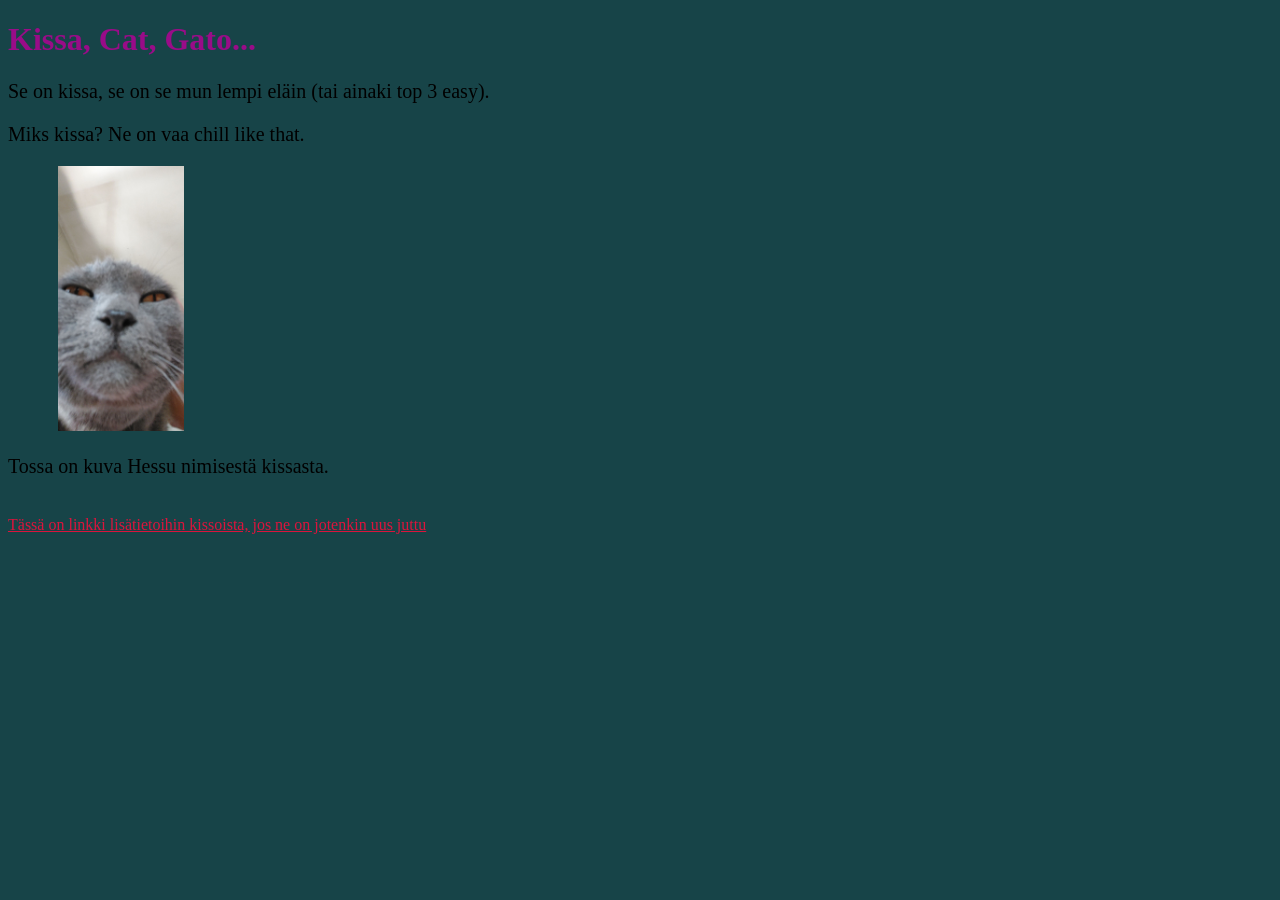
<file: Workshop1/index.html>
<!DOCTYPE html>
<html lang="fi">
<head>
    <meta charset="UTF-8">
    <meta name="viewport" content="width=device-width, initial-scale=1.0">
    <title>The GOAT of the animal kindom</title>
    <link rel="stylesheet" href="styles/style.css">
</head>
<body>
    <h1>Kissa, Cat, Gato...</h1>
    <p>Se on kissa, se on se mun lempi eläin (tai ainaki top 3 easy).</p>
    <p>Miks kissa? Ne on vaa chill like that.</p>
    <img src="../Workshop1/images/hessu.png" alt="Kissa, joka tuijottaa suoraan sieluun." class="kuva">
    <p>Tossa on kuva Hessu nimisestä kissasta.</p>
    <br>
    <a href="https://fi.wikipedia.org/wiki/Kissa" target="_blank">Tässä on linkki lisätietoihin kissoista, jos ne on jotenkin uus juttu</a>
</body>
</html>
</file>
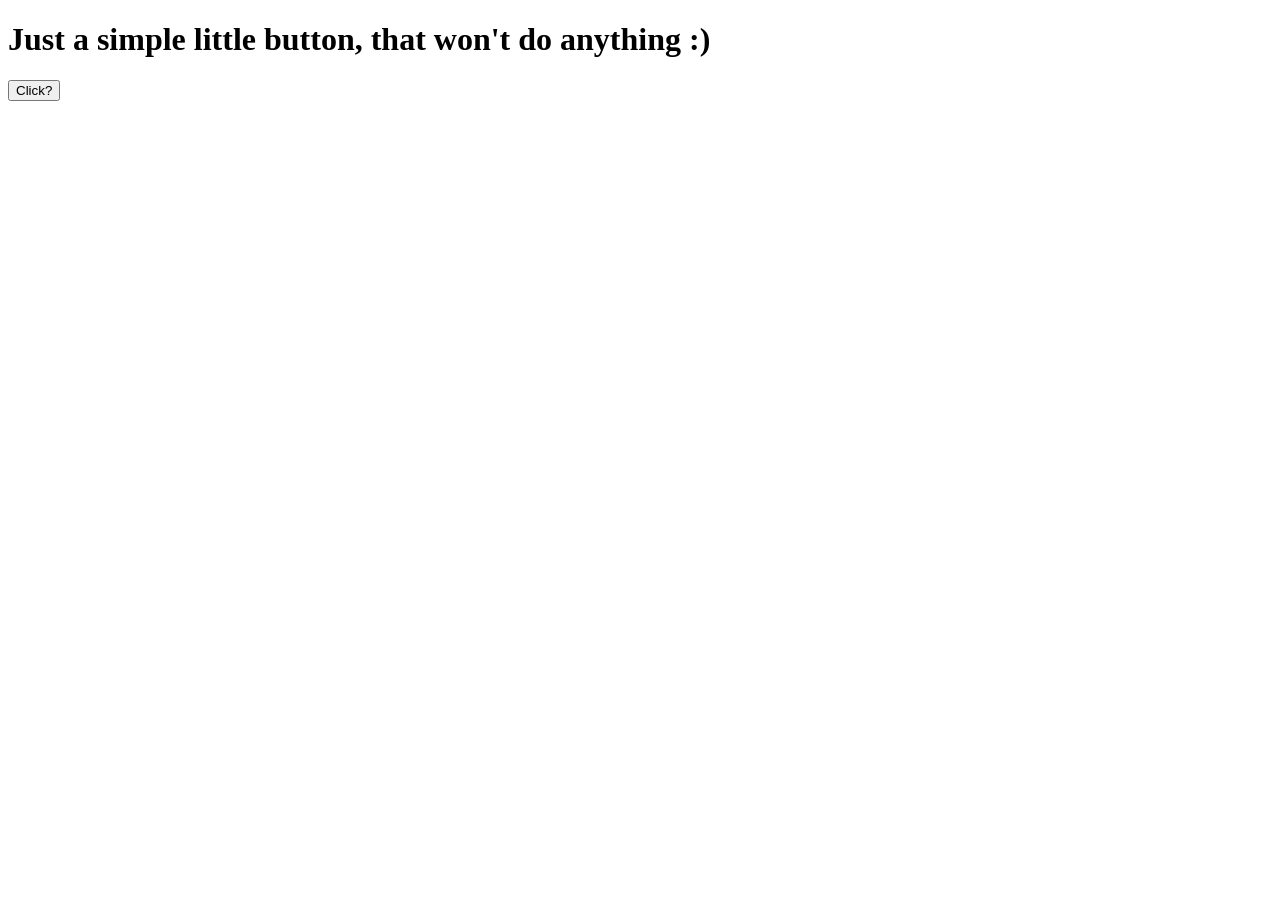
<file: WS02_JS_basics/index.html>
<!DOCTYPE html>
<html lang="en">
<head>
    <meta charset="UTF-8">
    <meta name="viewport" content="width=device-width, initial-scale=1.0">
    <title>WS02 - JS</title>
</head>
<body>
    <h1 id="moi">Just a simple little button, that won't do anything :)</h1>
    <button onclick="haha()">Click?</button>
    <script src="js/script.js"></script>
</body>
</html>
</file>
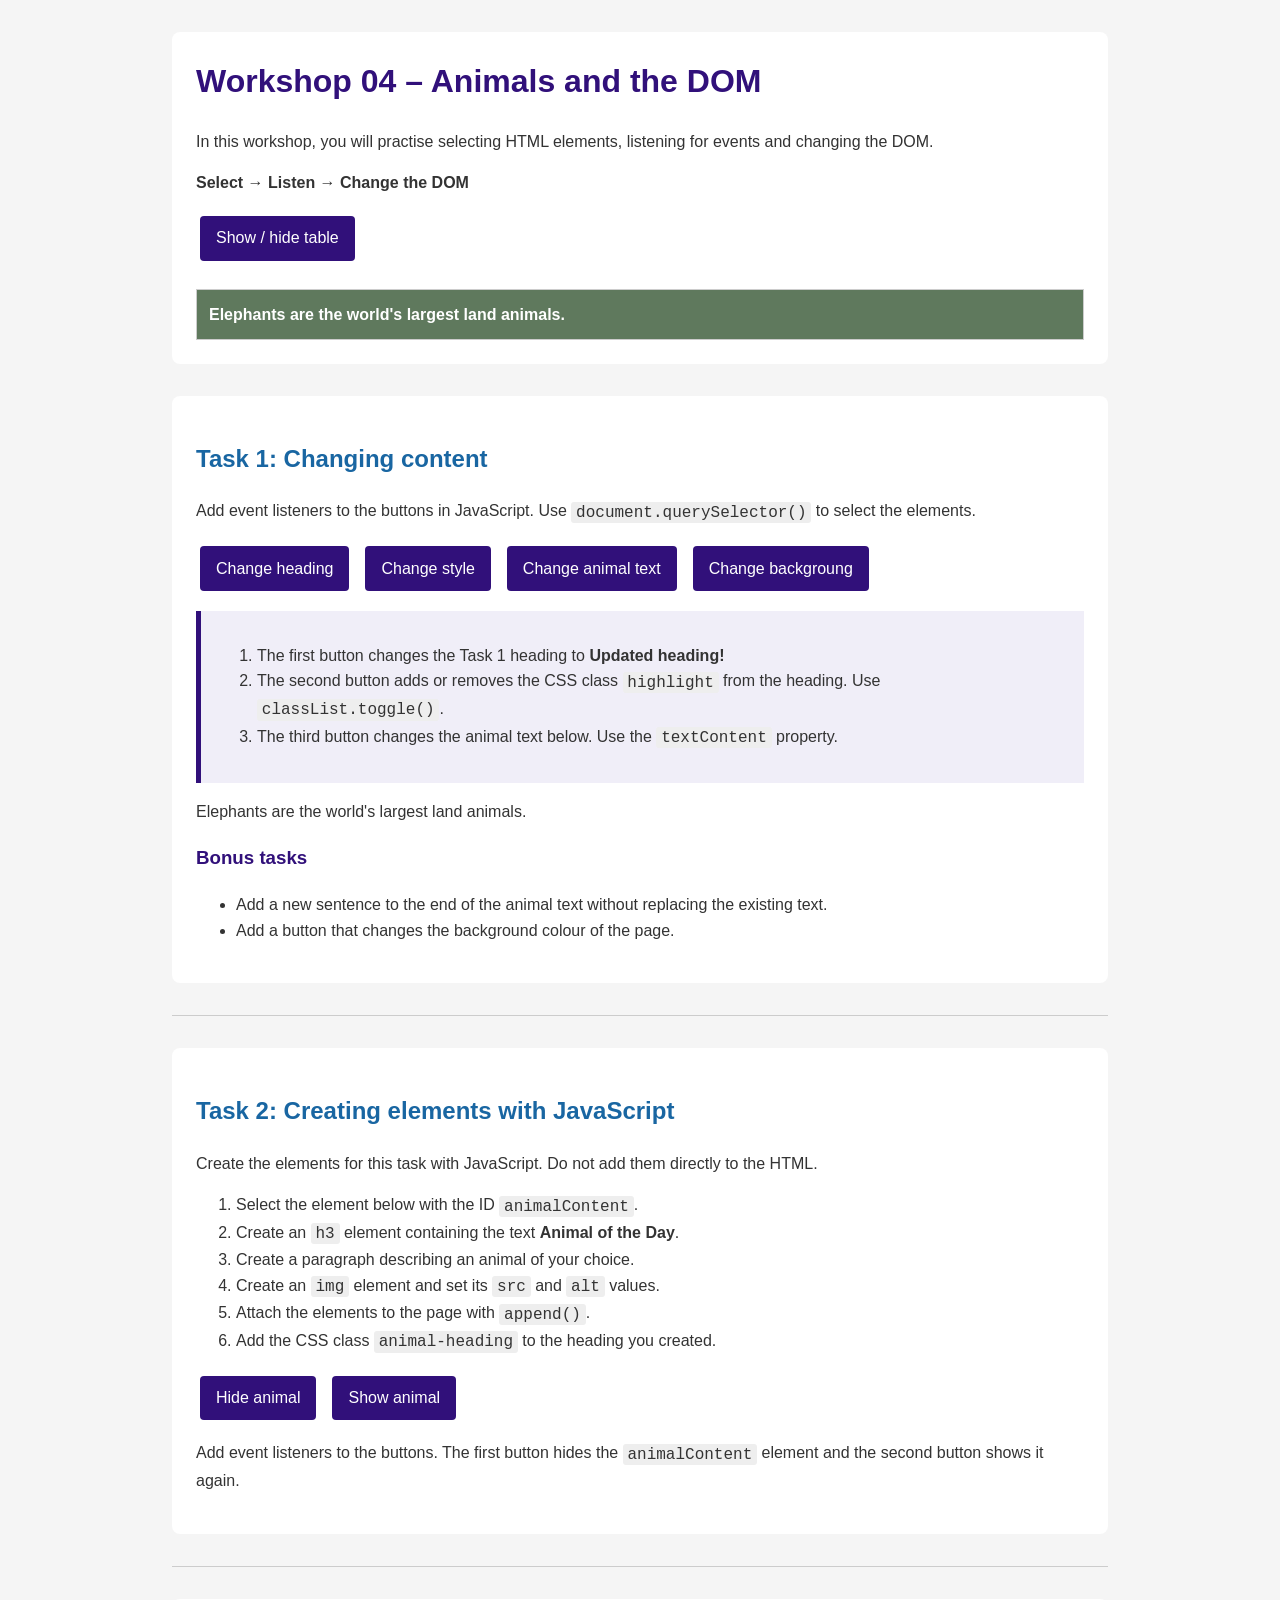
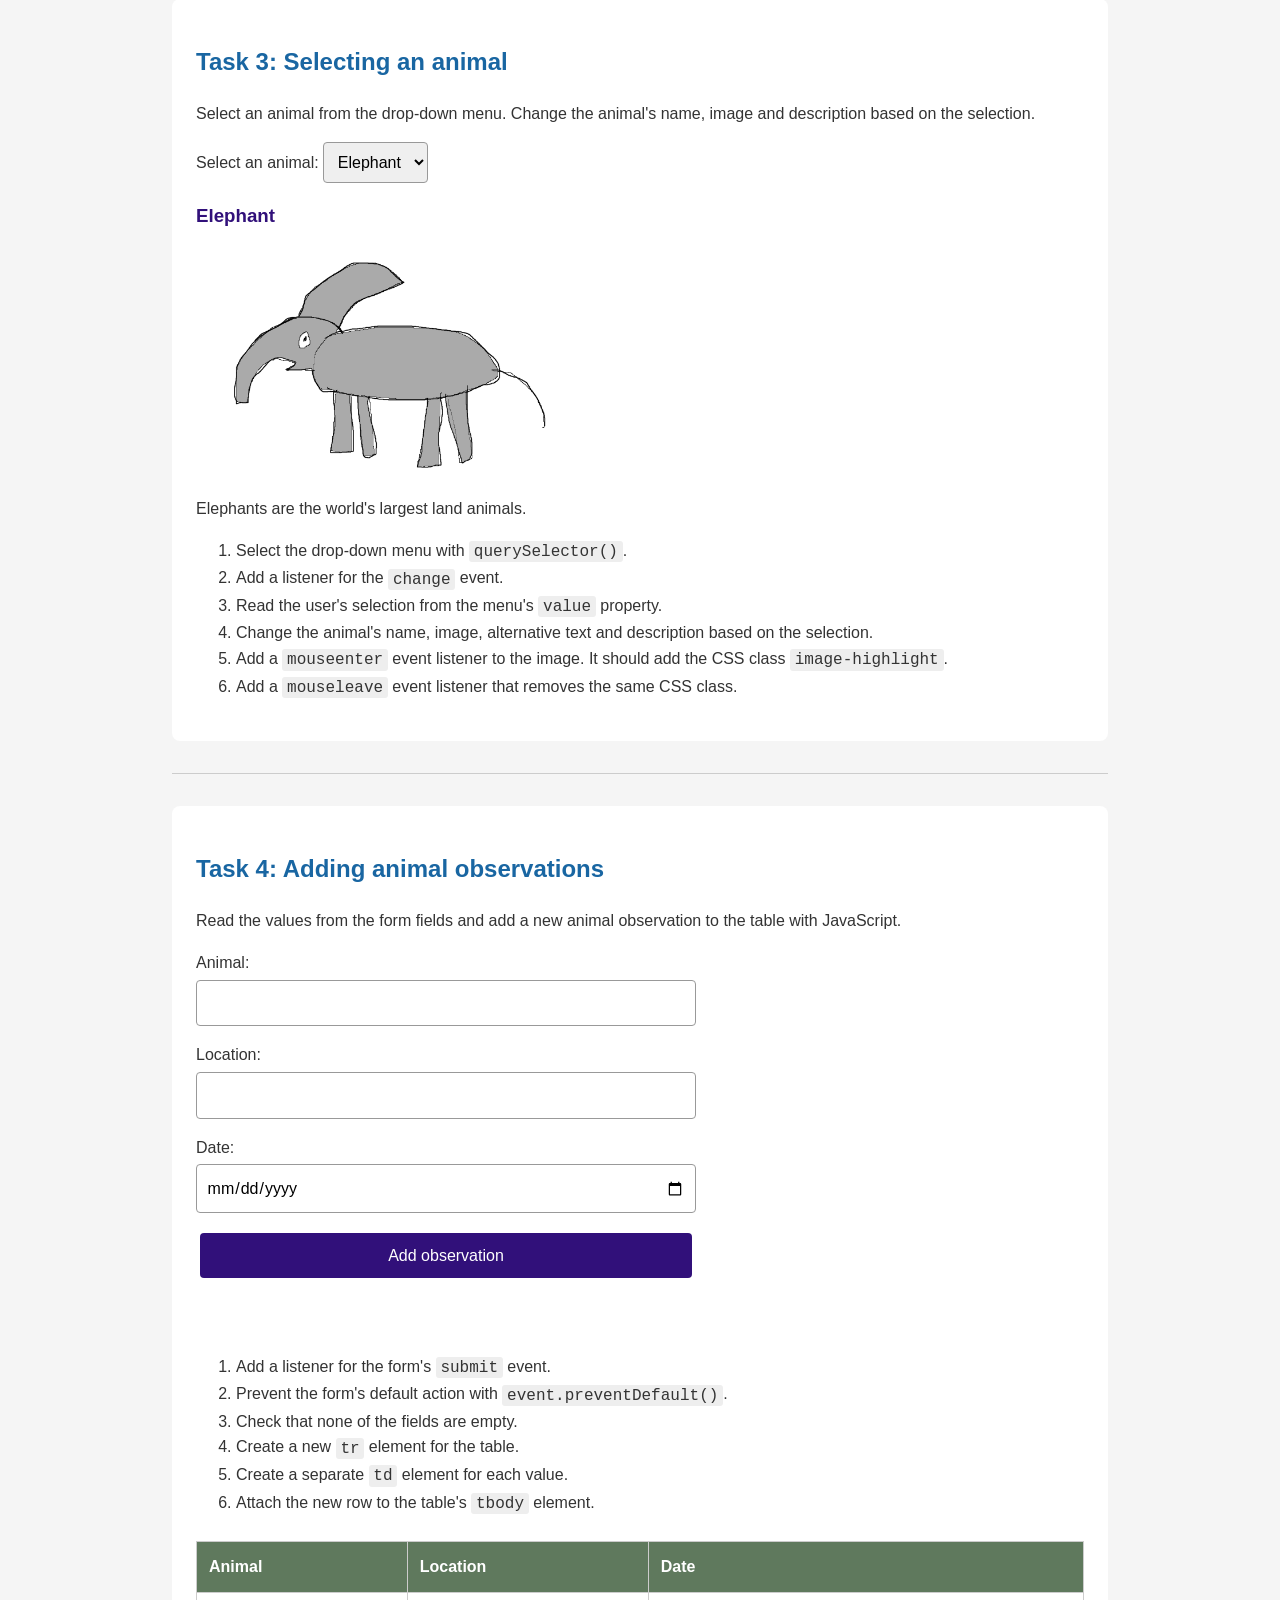
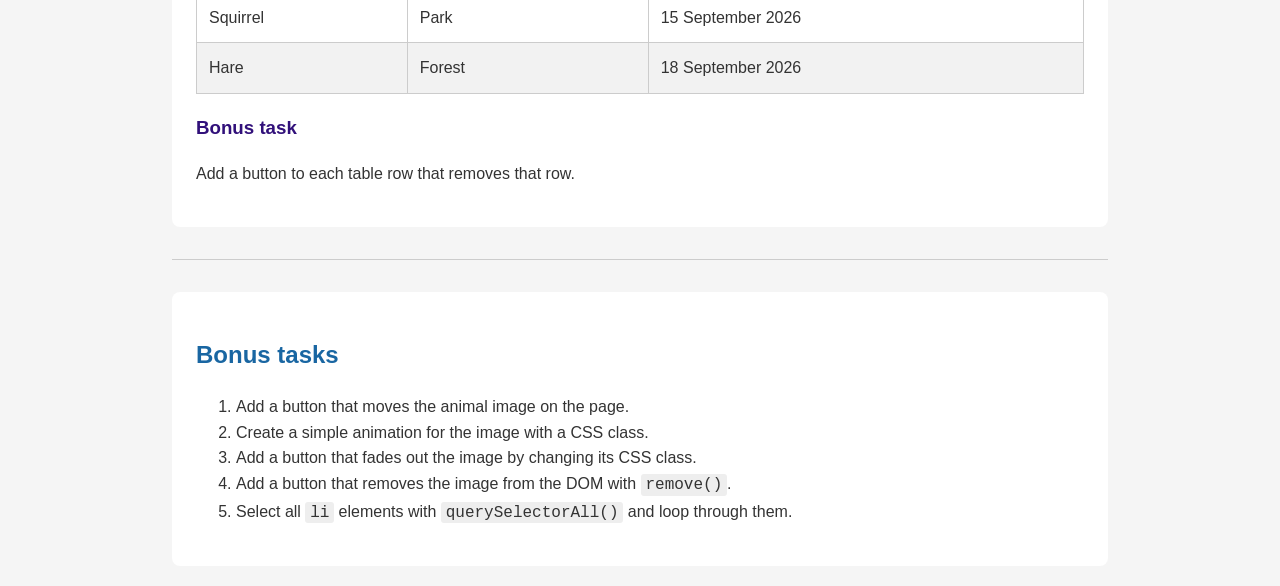
<file: WS04_DOM/index.html>
<!DOCTYPE html>
<html lang="en">

<head>
    <meta charset="UTF-8">
    <meta name="viewport" content="width=device-width, initial-scale=1.0">

    <title>Workshop 04 – DOM Scripting</title>

    <link rel="stylesheet" href="css/styles.css">
    <script src="js/script.js" defer></script>
</head>

<body>
    <header>
        <h1 id="mainHeading">Workshop 04 – Animals and the DOM</h1>

        <p>
            In this workshop, you will practise selecting HTML elements,
            listening for events and changing the DOM.
        </p>

        <p>
            <strong>Select → Listen → Change the DOM</strong>
        </p>

        <button id="animalButton">Show / hide table</button>

        <table id="animalTable">
            <thead>
                <tr>
                    <th>Elephants are the world's
                        largest land animals.</th>

                </tr>
            </thead>


        </table>


    </header>

    <main>
        <!-- TASK 1 -->
        <section>
            <h2 id="taskOneHeading">Task 1: Changing content</h2>

            <p>
                Add event listeners to the buttons in JavaScript.
                Use <code>document.querySelector()</code> to select the elements.
            </p>

            <div class="buttons">
                <button id="changeHeadingButton">
                    Change heading
                </button>

                <button id="changeStyleButton">
                    Change style
                </button>

                <button id="changeTextButton">
                    Change animal text
                </button>
                <button id="backgroundChange">Change backgroung</button>
            </div>

            <div class="instructions">
                <ol>
                    <li>
                        The first button changes the Task 1 heading to
                        <strong>Updated heading!</strong>
                    </li>

                    <li>
                        The second button adds or removes the CSS class
                        <code>highlight</code> from the heading.
                        Use <code>classList.toggle()</code>.
                    </li>

                    <li>
                        The third button changes the animal text below.
                        Use the <code>textContent</code> property.
                    </li>
                </ol>
            </div>

            <p id="animalText">
                Elephants are the world's largest land animals.
            </p>

            <h3>Bonus tasks</h3>

            <ul>
                <li>
                    Add a new sentence to the end of the animal text without
                    replacing the existing text.
                </li>

                <li>
                    Add a button that changes the background colour of the page.
                </li>
            </ul>
        </section>

        <hr>

        <!-- TASK 2 -->
        <section>
            <h2>Task 2: Creating elements with JavaScript</h2>

            <p>
                Create the elements for this task with JavaScript. Do not add
                them directly to the HTML.
            </p>

            <ol>
                <li>
                    Select the element below with the ID
                    <code>animalContent</code>.
                </li>

                <li>
                    Create an <code>h3</code> element containing the text
                    <strong>Animal of the Day</strong>.
                </li>

                <li>
                    Create a paragraph describing an animal of your choice.
                </li>

                <li>
                    Create an <code>img</code> element and set its
                    <code>src</code> and <code>alt</code> values.
                </li>

                <li>
                    Attach the elements to the page with
                    <code>append()</code>.
                </li>

                <li>
                    Add the CSS class <code>animal-heading</code> to the
                    heading you created.
                </li>
            </ol>

            <div id="animalContent"></div>

            <div class="buttons">
                <button id="hideAnimalButton">
                    Hide animal
                </button>

                <button id="showAnimalButton">
                    Show animal
                </button>
            </div>

            <p>
                Add event listeners to the buttons. The first button hides the
                <code>animalContent</code> element and the second button shows
                it again.
            </p>
        </section>

        <hr>

        <!-- TASK 3 -->
        <section>
            <h2>Task 3: Selecting an animal</h2>

            <p>
                Select an animal from the drop-down menu. Change the animal's
                name, image and description based on the selection.
            </p>

            <label for="animalSelect">Select an animal:</label>

            <select id="animalSelect">
                <option value="elephant">Elephant</option>
                <option value="tiger">Tiger</option>
                <option value="penguin">Penguin</option>
                <option value="panda">Panda</option>
            </select>

            <article id="selectedAnimal">
                <h3 id="animalName">Elephant</h3>

                <img id="animalImage" src="images/elephant.png" alt="Elephant">

                <p id="animalDescription">
                    Elephants are the world's largest land animals.
                </p>
            </article>

            <ol>
                <li>
                    Select the drop-down menu with
                    <code>querySelector()</code>.
                </li>

                <li>
                    Add a listener for the <code>change</code> event.
                </li>

                <li>
                    Read the user's selection from the menu's
                    <code>value</code> property.
                </li>

                <li>
                    Change the animal's name, image, alternative text and
                    description based on the selection.
                </li>

                <li>
                    Add a <code>mouseenter</code> event listener to the image.
                    It should add the CSS class <code>image-highlight</code>.
                </li>

                <li>
                    Add a <code>mouseleave</code> event listener that removes
                    the same CSS class.
                </li>
            </ol>
        </section>

        <hr>

        <!-- TASK 4 -->
        <section>
            <h2>Task 4: Adding animal observations</h2>

            <p>
                Read the values from the form fields and add a new animal
                observation to the table with JavaScript.
            </p>

            <form id="animalForm">
                <div>
                    <label for="observationAnimal">Animal:</label>

                    <input type="text" id="observationAnimal" name="observationAnimal">
                </div>

                <div>
                    <label for="observationLocation">Location:</label>

                    <input type="text" id="observationLocation" name="observationLocation">
                </div>

                <div>
                    <label for="observationDate">Date:</label>

                    <input type="date" id="observationDate" name="observationDate">
                </div>

                <button type="submit">
                    Add observation
                </button>
                <h2 id="output"></h2>
            </form>

            <ol>
                <li>
                    Add a listener for the form's <code>submit</code> event.
                </li>

                <li>
                    Prevent the form's default action with
                    <code>event.preventDefault()</code>.
                </li>

                <li>
                    Check that none of the fields are empty.
                </li>

                <li>
                    Create a new <code>tr</code> element for the table.
                </li>

                <li>
                    Create a separate <code>td</code> element for each value.
                </li>

                <li>
                    Attach the new row to the table's <code>tbody</code> element.
                </li>
            </ol>

            <table id="observationTable">
                <thead>
                    <tr>
                        <th>Animal</th>
                        <th>Location</th>
                        <th>Date</th>
                    </tr>
                </thead>

                <tbody id="observationTableBody">
                    <tr>
                        <td>Squirrel</td>
                        <td>Park</td>
                        <td>15 September 2026</td>
                    </tr>

                    <tr>
                        <td>Hare</td>
                        <td>Forest</td>
                        <td>18 September 2026</td>
                    </tr>
                </tbody>
            </table>

            <h3>Bonus task</h3>

            <p>
                Add a button to each table row that removes that row.
            </p>
        </section>

        <hr>

        <!-- BONUS TASKS -->
        <section>
            <h2>Bonus tasks</h2>

            <ol>
                <li>
                    Add a button that moves the animal image on the page.
                </li>

                <li>
                    Create a simple animation for the image with a CSS class.
                </li>

                <li>
                    Add a button that fades out the image by changing its
                    CSS class.
                </li>

                <li>
                    Add a button that removes the image from the DOM with
                    <code>remove()</code>.
                </li>

                <li>
                    Select all <code>li</code> elements with
                    <code>querySelectorAll()</code> and loop through them.
                </li>
            </ol>
        </section>
    </main>
</body>

</html>
</file>
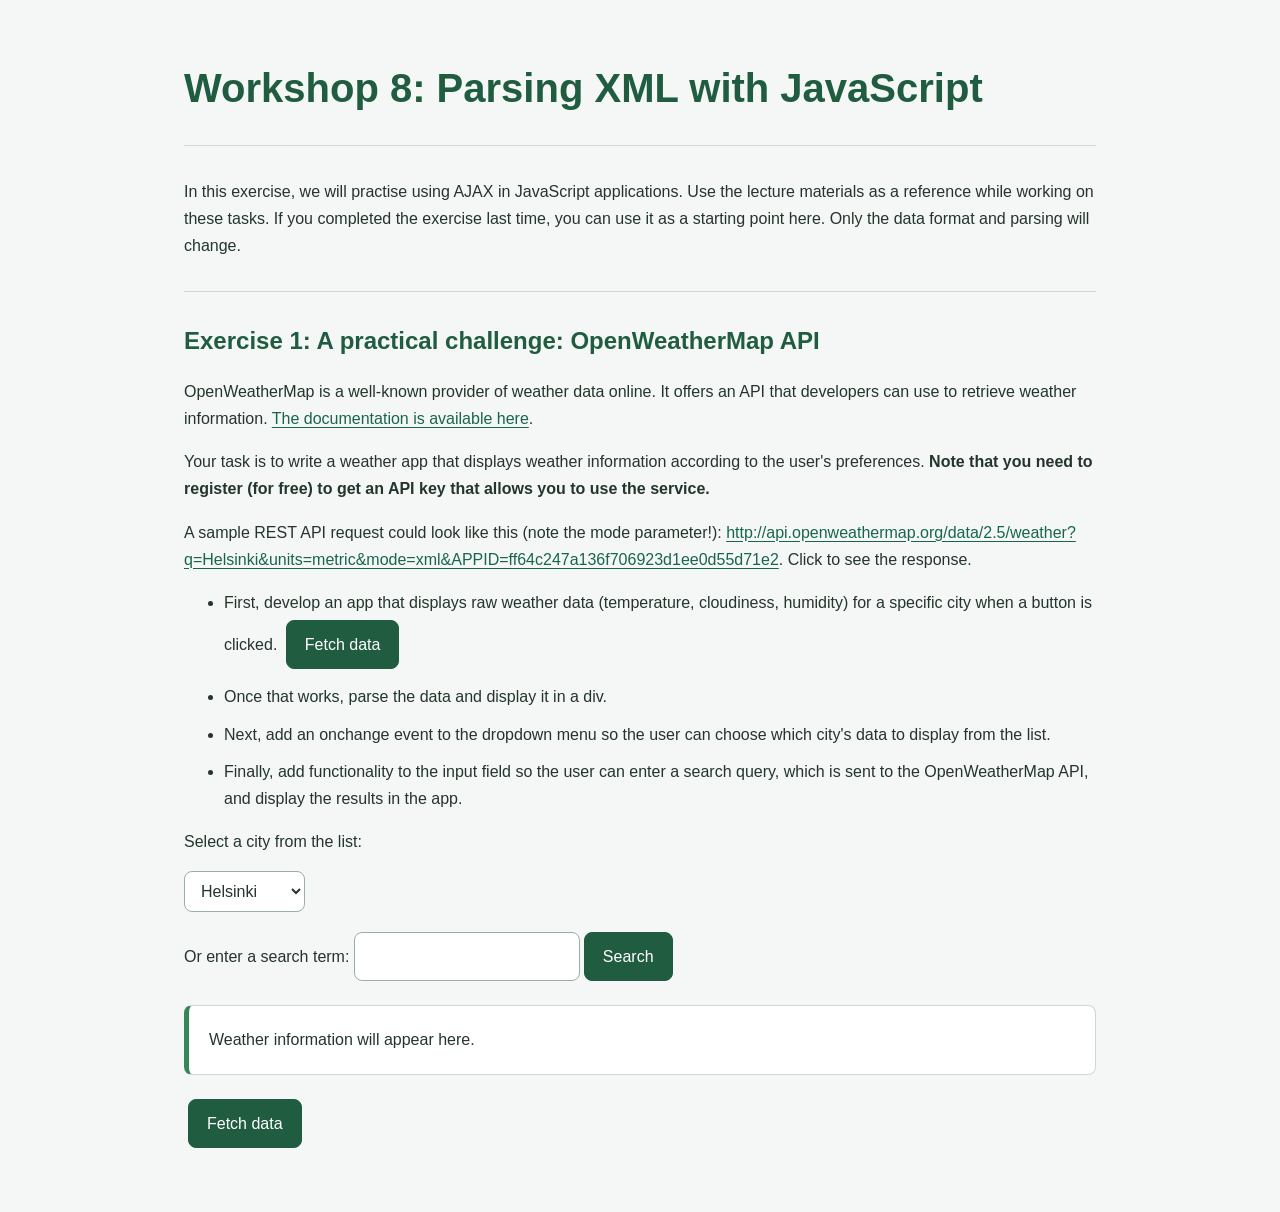
<file: WS08_XML/index.html>
<!DOCTYPE html>
<HTML lang="en">

<head>
    <meta charset="utf-8">
    <title>Workshop 8</title>
    <link rel="stylesheet" href="css/styles.css" />
    <!--This is a comment. Comments are not displayed in the browser-->
    <!--defer waits until the HTML has been read before executing JavaScript.-->
    <script src="js/script.js" defer></script>
</head>

<body class="ws8">
    <h1>Workshop 8: Parsing XML with JavaScript</h1>
    <hr />
    <p>In this exercise, we will practise using AJAX in JavaScript applications. Use the lecture materials as a
        reference while working on these tasks. If you completed the exercise last time, you can use it as a starting
        point here. Only the data format and parsing will change.</p>

    <hr />
    <h2>Exercise 1: A practical challenge: OpenWeatherMap API</h2>

    <p>OpenWeatherMap is a well-known provider of weather data online. It offers an API that developers can use to
        retrieve weather information. <a href="https://openweathermap.org/api">The documentation is available here</a>.
    </p>
    <p>Your task is to write a weather app that displays weather information according to the user's preferences.
        <b>Note that you need to register (for free) to get an API key that allows you to use the service.</b>
    </p>

    <p>A sample REST API request could look like this (note the mode parameter!): <a
            href="http://api.openweathermap.org/data/2.5/weather?q=Helsinki&units=metric&mode=xml&APPID=ff64c247a136f706923d1ee0d55d71e2">http://api.openweathermap.org/data/2.5/weather?q=Helsinki&units=metric&mode=xml&APPID=ff64c247a136f706923d1ee0d55d71e2</a>.
        Click to see the response.</p>
    <ul>
        <li>First, develop an app that displays raw weather data (temperature, cloudiness, humidity) for a specific
            city when a button is clicked. <button id="fetchWeatherRaw">Fetch data</button></li>
        <li>Once that works, parse the data and display it in a div.</li>
        <li>Next, add an onchange event to the dropdown menu so the user can choose which city's data to display from
            the list.</li>
        <li>Finally, add functionality to the input field so the user can enter a search query, which is sent to the
            OpenWeatherMap API, and display the results in the app.</li>
    </ul>
    <p>Select a city from the list:</p>
    <select name="mySelect" id="city" onchange="onChange()">
        <option value="Helsinki">Helsinki</option>
        <option value="Stockholm">Stockholm</option>
        <option value="Rome">Rome</option>
        <option value="New York">New York</option>
    </select>
    <p>Or enter a search term: <input id="citysearch" /><button id="search">Search</button></p>
    <div id="weatherdata">Weather information will appear here.</div>

    <!--This is a comment. Comments are not displayed in the browser-->
    <button id="fetchWeather">Fetch data</button>

</body>

</html>
</file>
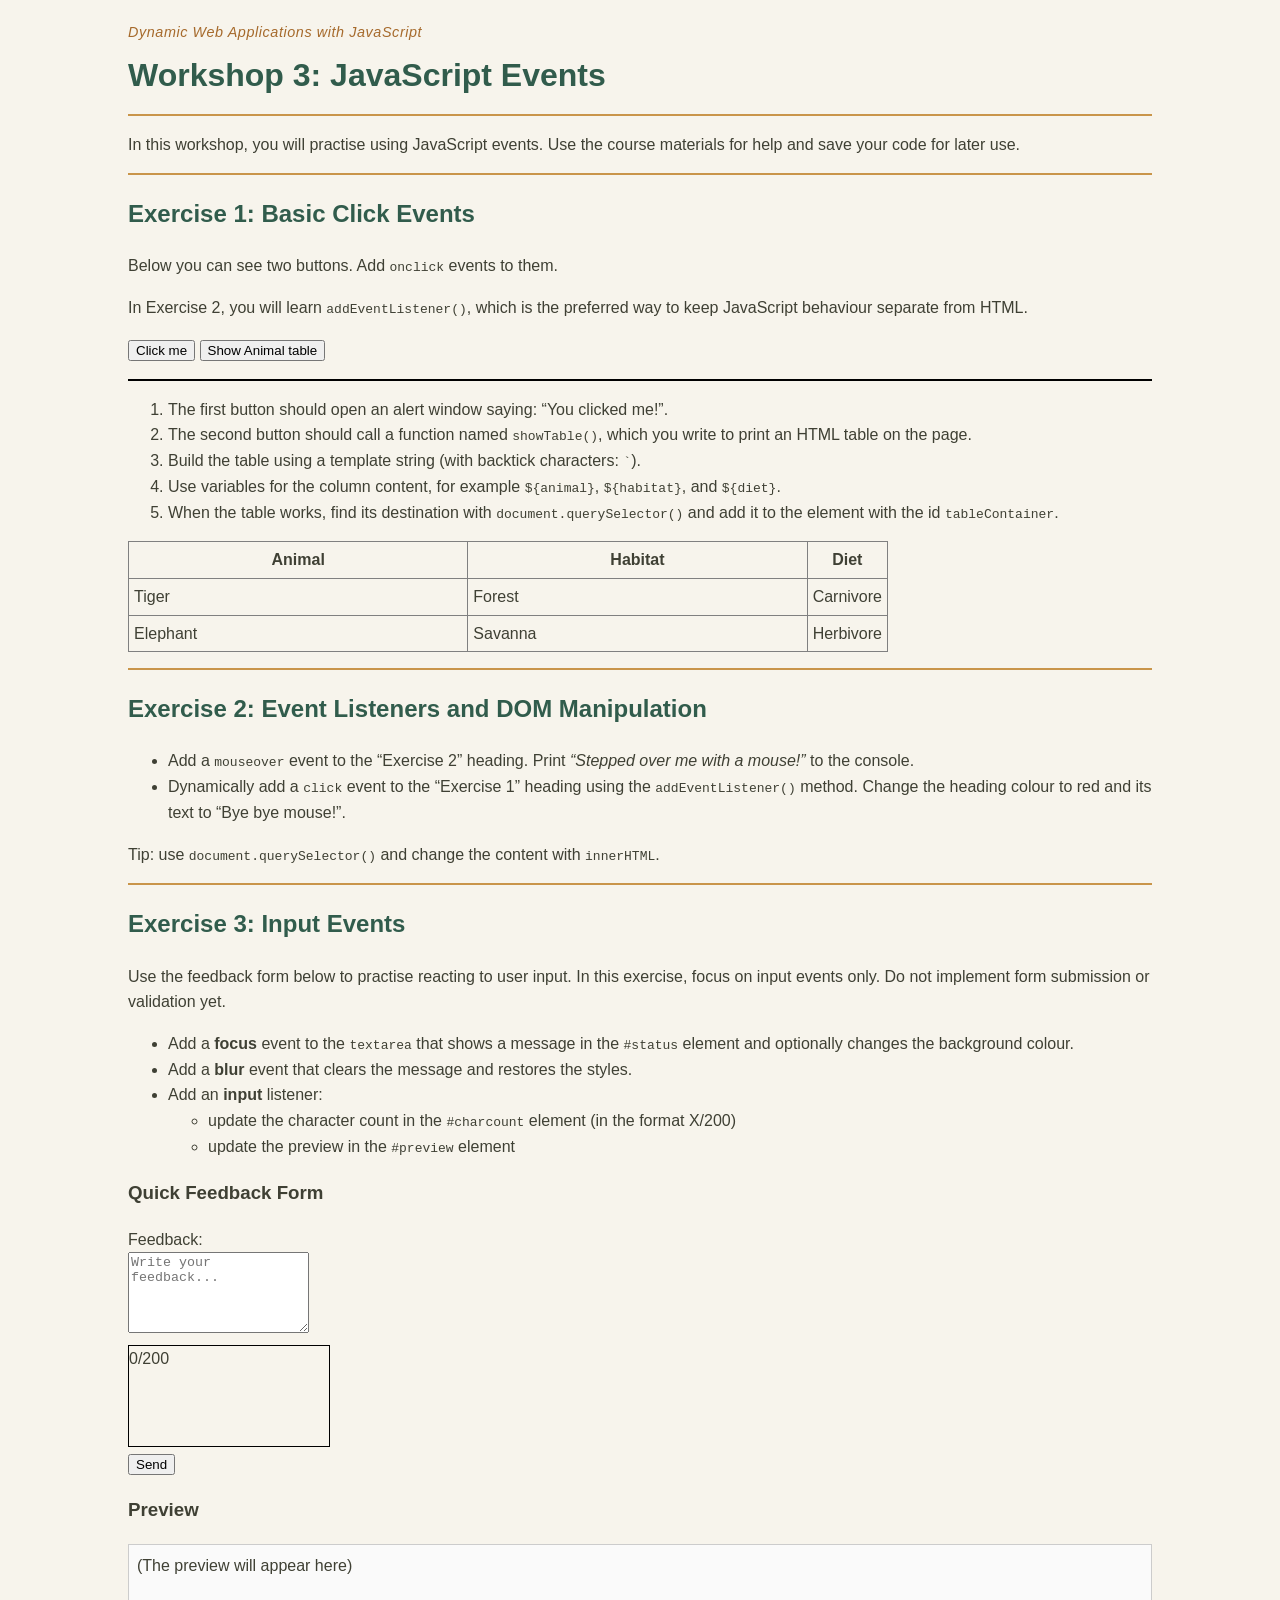
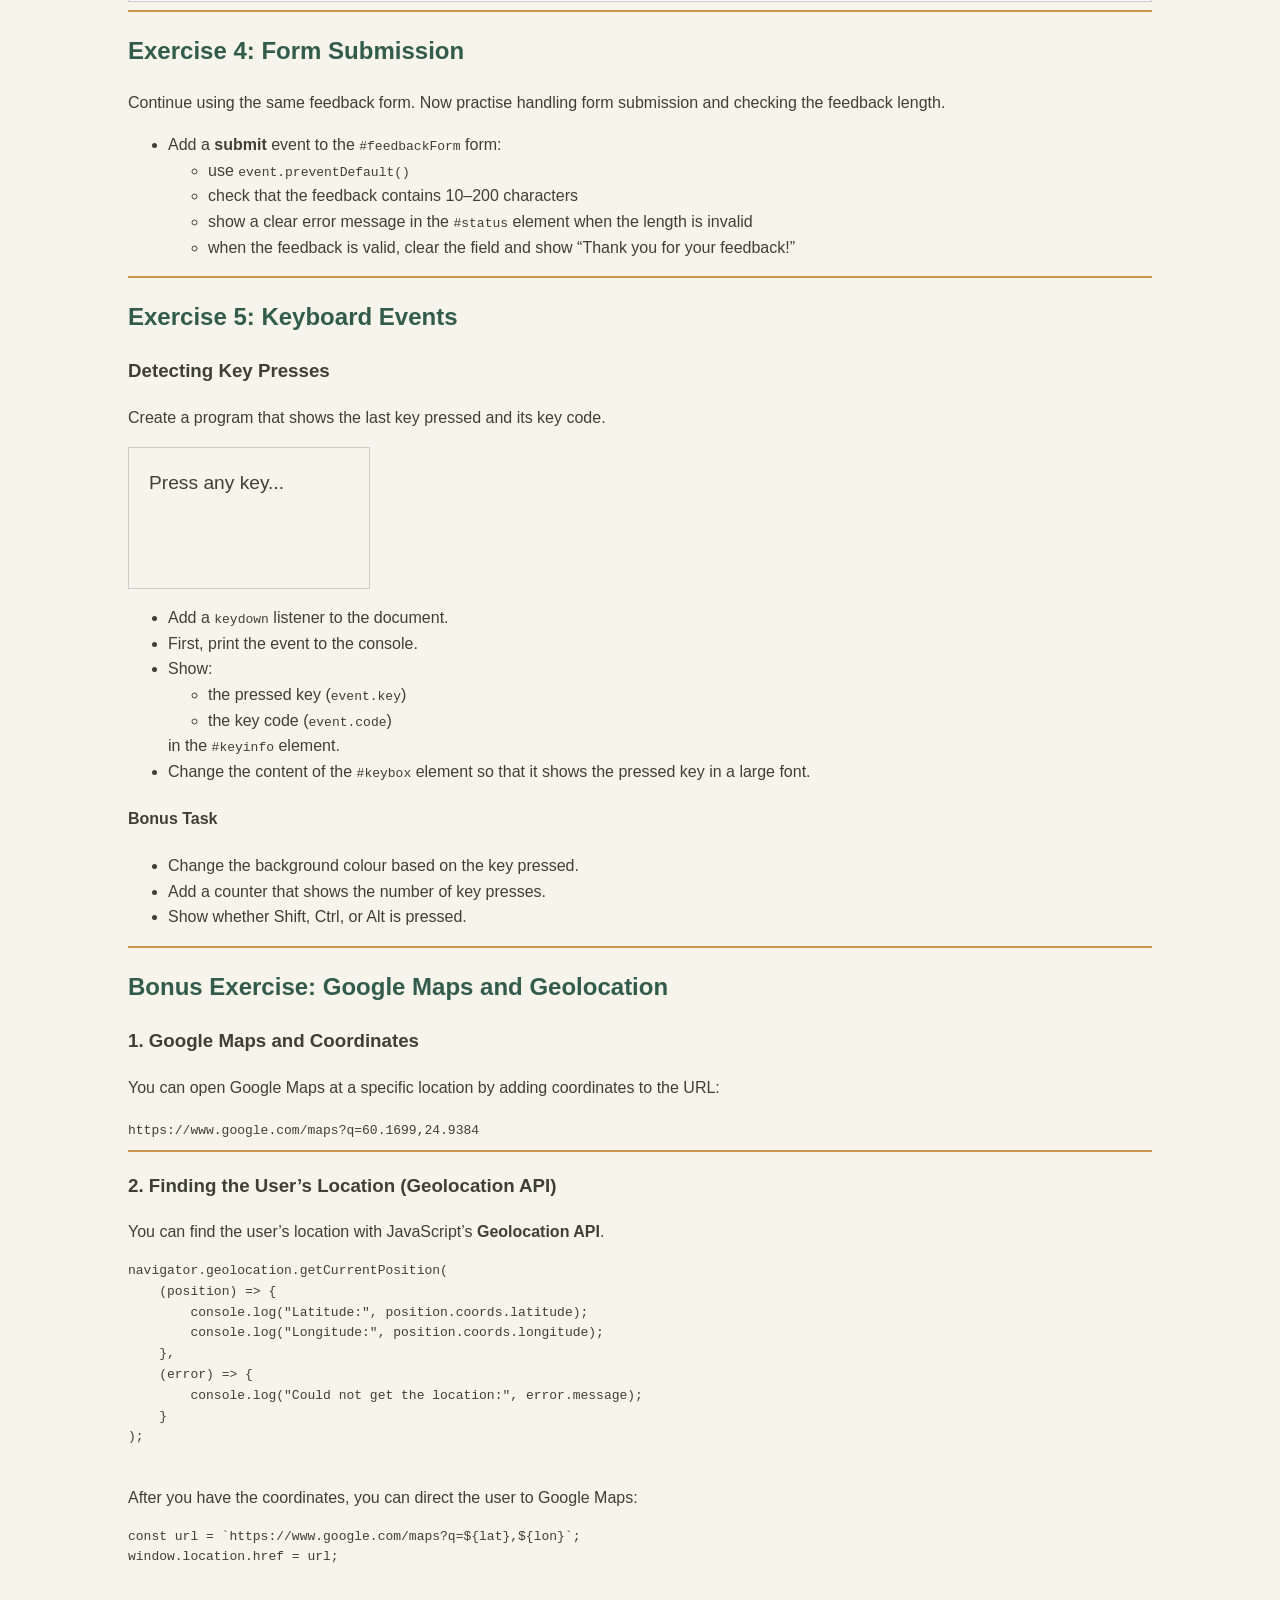
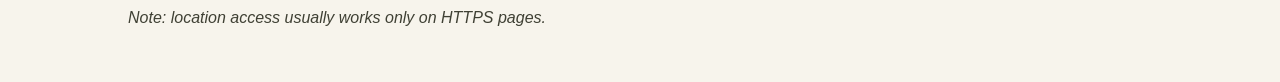
<file: WS03_JS_events/WS03.html>
<!DOCTYPE html>
<html lang="en">

<head>
    <meta charset="utf-8">
    <title>Workshop 3</title>
    <link rel="stylesheet" href="css/styles.css">
    <script src="js/script.js" defer></script>
</head>

<body class="ws3">
    <h1>Workshop 3: JavaScript Events</h1>
    <hr>
    <p>
        In this workshop, you will practise using JavaScript events.
        Use the course materials for help and save your code for later use.
    </p>
    <hr>

    <!-- Exercise 1 -->
    <h2 id="clicky">Exercise 1: Basic Click Events</h2>
    <p>Below you can see two buttons. Add <code>onclick</code> events to them.</p>
    <p>In Exercise 2, you will learn <code>addEventListener()</code>, which is the preferred way to keep JavaScript
        behaviour separate from HTML.</p>

    <p>
        <button id="alertBtn">Click me</button>
        <button id="animalTable">Show Animal table</button>
    </p>

    <div id="tableContainer"></div>

    <ol>
        <li>The first button should open an alert window saying: “You clicked me!”.</li>
        <li>The second button should call a function named <code>showTable()</code>, which you write to print an HTML
            table on the page.</li>
        <li>Build the table using a template string (with backtick characters: <code>`</code>).</li>
        <li>Use variables for the column content, for example <code>${animal}</code>, <code>${habitat}</code>, and
            <code>${diet}</code>.</li>
        <li>When the table works, find its destination with <code>document.querySelector()</code> and add it to the
            element with the id <code>tableContainer</code>.</li>
    </ol>

    <table id="example" class="display">
        <thead>
            <tr>
                <th >Animal</th>
                <th>Habitat</th>
                <th>Diet</th>
            </tr>
        </thead>
        <tbody>
            <tr>
                <td>Tiger</td>
                <td>Forest</td>
                <td>Carnivore</td>
            </tr>
            <tr>
                <td>Elephant</td>
                <td>Savanna</td>
                <td>Herbivore</td>
            </tr>
        </tbody>
    </table>

    <hr>

    <!-- Exercise 2 -->
    <h2 id="mouseHover">Exercise 2: Event Listeners and DOM Manipulation</h2>
    <ul>
        <li>Add a <code>mouseover</code> event to the “Exercise 2” heading. Print <em>“Stepped over me with a
                mouse!”</em> to the console.</li>
        <li>Dynamically add a <code>click</code> event to the “Exercise 1” heading using the
            <code>addEventListener()</code> method. Change the heading colour to red and its text to “Bye bye mouse!”.
        </li>
    </ul>
    <p>Tip: use <code>document.querySelector()</code> and change the content with <code>innerHTML</code>.</p>

    <hr>

    <!-- Exercise 3 -->
    <h2>Exercise 3: Input Events</h2>
    <p>
        Use the feedback form below to practise reacting to user input.
        In this exercise, focus on input events only. Do not implement form submission or validation yet.
    </p>

    <ul>
        <li>Add a <strong>focus</strong> event to the <code>textarea</code> that shows a message in the
            <code>#status</code> element and optionally changes the background colour.</li>
        <li>Add a <strong>blur</strong> event that clears the message and restores the styles.</li>
        <li>Add an <strong>input</strong> listener:
            <ul>
                <li>update the character count in the <code>#charcount</code> element (in the format X/200)</li>
                <li>update the preview in the <code>#preview</code> element</li>
            </ul>
        </li>
    </ul>

    <h3>Quick Feedback Form</h3>

    <form id="feedbackForm" novalidate>
        <label for="feedback">Feedback:</label><br>
        <textarea id="feedback" placeholder="Write your feedback..." rows="5"></textarea><br>

        <div style="margin: 4px 0;">
            <span id="charcount">0/200</span>
            <span id="status" aria-live="polite" style="margin-left: 8px; color: #666;"></span>
        </div>

        <button id="sendBtn" type="submit">Send</button>
    </form>

    <h3>Preview</h3>
    <div id="preview" style="border: 1px solid #ccc; padding: 8px; min-height: 40px; background: #fafafa;">
        (The preview will appear here)
    </div>

    <hr>

    <!-- Exercise 4 -->
    <h2>Exercise 4: Form Submission</h2>
    <p>
        Continue using the same feedback form. Now practise handling form submission and checking the feedback length.
    </p>

    <ul>
        <li>Add a <strong>submit</strong> event to the <code>#feedbackForm</code> form:
            <ul>
                <li>use <code>event.preventDefault()</code></li>
                <li>check that the feedback contains 10–200 characters</li>
                <li>show a clear error message in the <code>#status</code> element when the length is invalid</li>
                <li>when the feedback is valid, clear the field and show “Thank you for your feedback!”</li>
            </ul>
        </li>
    </ul>

    <hr>

    <!-- Exercise 5 -->
    <h2>Exercise 5: Keyboard Events</h2>

    <h3>Detecting Key Presses</h3>

    <p>
        Create a program that shows the last key pressed and its key code.
    </p>

    <div id="keybox" style="padding: 20px; border: 1px solid #ccc; font-size: 1.2em;">
        Press any key...
    </div>

    <p id="keyinfo"></p>
    <p id="counter"></p>

    <ul>
        <li>Add a <code>keydown</code> listener to the document.</li>
        <li>First, print the event to the console.</li>
        <li>Show:
            <ul>
                <li>the pressed key (<code>event.key</code>)</li>
                <li>the key code (<code>event.code</code>)</li>
            </ul>
            in the <code>#keyinfo</code> element.
        </li>
        <li>
            Change the content of the <code>#keybox</code> element so that it shows the pressed key in a large font.
        </li>
    </ul>

    <h4>Bonus Task</h4>
    <ul>
        <li>Change the background colour based on the key pressed.</li>
        <li>Add a counter that shows the number of key presses.</li>
        <li>Show whether Shift, Ctrl, or Alt is pressed.</li>
    </ul>

    <hr>

    <!-- Bonus Exercise -->
    <h2>Bonus Exercise: Google Maps and Geolocation</h2>

    <h3>1. Google Maps and Coordinates</h3>
    <p>
        You can open Google Maps at a specific location by adding coordinates to the URL:
    </p>
    <code>https://www.google.com/maps?q=60.1699,24.9384</code>

    <hr>

    <h3>2. Finding the User’s Location (Geolocation API)</h3>
    <p>
        You can find the user’s location with JavaScript’s <strong>Geolocation API</strong>.
    </p>

    <pre>
navigator.geolocation.getCurrentPosition(
    (position) => {
        console.log("Latitude:", position.coords.latitude);
        console.log("Longitude:", position.coords.longitude);
    },
    (error) => {
        console.log("Could not get the location:", error.message);
    }
);
    </pre>

    <p>After you have the coordinates, you can direct the user to Google Maps:</p>

    <pre>
const url = `https://www.google.com/maps?q=${lat},${lon}`;
window.location.href = url;
    </pre>

    <p><em>Note: location access usually works only on HTTPS pages.</em></p>

</body>

</html>
</file>
<file: Workshop1/styles/style.css>
body {
    background-color: rgb(23, 68, 72);
}

h1{
    color: rgb(153, 12, 136);
}

p {
    font-family: cursive;
    font-size: 20px;
}

a{
    color: crimson;
}

.kuva {
    max-width: 10%;
    height: auto;
    margin-left: 50px;
}
</file>
<file: WS04_DOM/css/styles.css>
* {
    box-sizing: border-box;
}

body {
    max-width: 1000px;
    margin: 0 auto;
    padding: 2rem;

    font-family: "Trebuchet MS", Helvetica, sans-serif;
    line-height: 1.6;
    color: #333333;
    background-color: #f5f5f5;
}

header,
section {
    margin-bottom: 2rem;
    padding: 1.5rem;

    background-color: white;
    border-radius: 8px;
}

h1 {
    margin-top: 0;
    color: #31107a;
}

h2 {
    color: #1966a2;
}

h3 {
    color: #31107a;
}

hr {
    margin: 2rem 0;
    border: 0;
    border-top: 1px solid #cccccc;
}

button {
    margin: 0.25rem;
    padding: 0.6rem 1rem;

    font: inherit;
    color: white;
    background-color: #31107a;

    border: 0;
    border-radius: 4px;
    cursor: pointer;
}

button:hover {
    background-color: #5631a5;
}

button:focus-visible,
input:focus-visible,
select:focus-visible {
    outline: 3px solid #28a78e;
    outline-offset: 2px;
}

.buttons {
    display: flex;
    flex-wrap: wrap;
    gap: 0.5rem;
    margin: 1rem 0;
}

.instructions {
    padding: 1rem;
    background-color: #f0eef8;
    border-left: 5px solid #31107a;
}

code {
    padding: 0.1rem 0.3rem;
    font-family: Consolas, monospace;
    background-color: #eeeeee;
    border-radius: 3px;
}

.highlight {
    padding: 1rem;
    color: white;
    background-color: #31107a;
}

.animal-heading {
    color: #31107a;
    font-family: Arial, sans-serif;
}

.image-highlight {
    border: 6px solid #31107a;
}

#animalImage,
#animalContent img {
    display: block;
    width: 400px;
    max-width: 100%;
    height: auto;
    margin: 1rem 0;
}

form {
    display: grid;
    gap: 1rem;
    max-width: 500px;
    margin: 1rem 0;
}

form div {
    display: grid;
    gap: 0.25rem;
}

input,
select {
    padding: 0.6rem;
    font: inherit;
    border: 1px solid #999999;
    border-radius: 4px;
}

table {
    width: 100%;
    margin-top: 1.5rem;
    border-collapse: collapse;
}

th,
td {
    padding: 0.75rem;
    text-align: left;
    border: 1px solid #cccccc;
}

th {
    color: white;
    background-color: #5f795d;
}

tbody tr:nth-child(even) {
    background-color: #f2f2f2;
}

@media (max-width: 600px) {
    body {
        padding: 1rem;
    }

    header,
    section {
        padding: 1rem;
    }

    .buttons {
        flex-direction: column;
    }

    button {
        width: 100%;
    }
}
</file>
<file: WS08_XML/css/styles.css>
/* Työpaja 7 – JSON ja AJAX */

* {
    box-sizing: border-box;
}

body.ws8 {
    max-width: 960px;
    margin: 0 auto;
    padding: 36px 24px 60px;
    background-color: #f4f7f5;
    color: #24352c;
    font-family: Arial, Helvetica, sans-serif;
    font-size: 16px;
    line-height: 1.7;
}

.ws8 h1 {
    color: #205c40;
    font-size: clamp(1.8rem, 4vw, 2.5rem);
    line-height: 1.25;
}

.ws8 h2 {
    margin-top: 32px;
    color: #205c40;
    line-height: 1.4;
}

.ws8 hr {
    margin: 32px 0;
    border: 0;
    border-top: 1px solid #cbd9d0;
}

.ws8 a {
    color: #18664a;
    overflow-wrap: anywhere;
    text-underline-offset: 3px;
}

.ws8 li {
    margin-bottom: 10px;
}

.ws8 button,
.ws8 input,
.ws8 select {
    font: inherit;
}

.ws8 button {
    margin: 4px;
    padding: 10px 18px;
    border: 1px solid #205c40;
    border-radius: 8px;
    background-color: #205c40;
    color: white;
    cursor: pointer;
}

.ws8 button:hover {
    background-color: #16452f;
}

.ws8 input,
.ws8 select {
    max-width: 100%;
    padding: 10px 12px;
    border: 1px solid #9aafa1;
    border-radius: 8px;
    background-color: white;
    color: #24352c;
}

.ws8 :is(button, input, select, a):focus-visible {
    outline: 3px solid #b46b00;
    outline-offset: 3px;
}

.ws8 pre {
    padding: 20px;
    overflow-x: auto;
    border-radius: 10px;
    background-color: #22372b;
    color: #e6f5eb;
    font-size: 0.95rem;
    line-height: 1.6;
}

.ws8 #jsondata,
.ws8 #rawdata,
.ws8 #weatherdata {
    margin: 20px 0;
    padding: 20px;
    overflow-wrap: anywhere;
    overflow-x: auto;
    border: 1px solid #cbd9d0;
    border-left: 5px solid #39855a;
    border-radius: 8px;
    background-color: white;
}

.ws8 table {
    width: 100%;
    border-collapse: collapse;
}

.ws8 th,
.ws8 td {
    padding: 12px;
    border: 1px solid #cbd9d0;
    text-align: left;
    vertical-align: top;
}

.ws8 th {
    background-color: #e4eee7;
}

.ws8 img {
    max-width: 100%;
    height: auto;
}
</file>
<file: WS03_JS_events/css/styles.css>
body {
    font-family: "Trebuchet MS", Helvetica, sans-serif;
    color: #333333;
    margin: 20px;
}

.ws3 {
    max-width: 1080px;
    margin: 0 auto;
    padding: 0 28px 40px;
    box-sizing: border-box;
    background: #f7f4ec;
    color: #3f4034;
    line-height: 1.6;
}

h1:before {
    content: "Dynamic Web Applications with JavaScript";
    display: block;
    font-size: 60%;
    font-style: italic;
}

.ws3 h1 {
    margin-bottom: 12px;
    color: #315c4c;
    font-size: 2em;
    font-weight: 600;
}

.ws3 h1::before {
    margin-bottom: 6px;
    color: #a66a2c;
    font-size: 45%;
    font-weight: 400;
    letter-spacing: 0.04em;
}

.ws3 h2 {
    color: #315c4c;
}

.ws3 hr {
    border: 0;
    border-top: 2px solid #c9954a;
}

.red-box {
    background: red;
    width: 50px;
    height: 50px;
}

.no-border {
    border: 0;
    height: auto;
    padding: 0;
    margin: 0;
}

.red,
.error,
.error textarea,
.error input {
    border-color: red;
    color: red;
}

div.border {
    border: 1px solid black;
    padding: 5px;
    float: left;
}

.clear {
    clear: both;
}

.ws3 div,
.ws4.div {
    width: 200px;
    height: 100px;
    border: 1px solid black;
}

.ws3 #tableContainer,
.ws3 #preview {
    width: auto;
    height: auto;
}

.ws3 table.display {
    width: 100%;
    max-width: 760px;
    margin: 16px 0;
}

.ws3 pre {
    max-width: 100%;
    overflow-x: auto;
    white-space: pre-wrap;
    overflow-wrap: anywhere;
}

.ws3 table,
.ws3 tr,
.ws3 td {
    margin: 10px;
    padding: 10px;
}

.ws3 table,
.ws3 tr,
.ws3 td,
.ws3 th,
.ws5 table,
ws5.tr,
ws5.td {
    border: 1px solid gray;
    width: 50%;
    border-collapse: collapse;
    padding: 5px;
}

table.display {
    width: 80%;
}

.ws4 img {
    position: relative;
    left: 0px;
}

.ws5 div {
    width: 200px;
    margin: 20px;
    padding: 20px;
    border: 1px solid black;
}

.ws5 span {
    display: none;
}

.ws5 .error span {
    display: block;
}

.ws6 div {
    margin-bottom: 10px;
}

.ws6 table,
.ws6 tr,
.ws6 td,
.ws7 table,
.ws7 tr,
.ws7 td {
    border: 1px solid gray;
    width: 50%;
}

.ws7 div {
    min-width: 200px;
    width: auto;
    min-height: 200px;
    height: auto;
    border: 1px solid black;
}

.ws8 table {
    border-collapse: collapse;
    width: 700px;
    border: 1px solid black;
}

.ws8 th,
.ws8 td {
    padding: 4px;
    font-family: Verdana;
    font-size: 12px;
}

.ws8 tr:nth-child(even) {
    background-color: #f2f2f2;
}

.ws8 th,
.ws8 td {
    border: 1px solid #ddd;
}

.ws8 td {
    height: 40px;
    text-align: center;
    vertical-align: middle;
}

.ws8 img {
    width: 100px;
}

#jsondata,
#rawdata,
#weatherdata {
    border: 1px solid black;
    padding: 10px;
}

.ws9 div {
    width: 200px;
    height: 100px;
    border: 1px solid black;
}

#ajax {
    width: 80%;
    height: 500px;
    border: 1px solid black;
    overflow: auto;
    padding: 20px;
}

.ws-9 #main-content {
    width: 100%;
    height: auto;
    border: 0;
}
</file>
